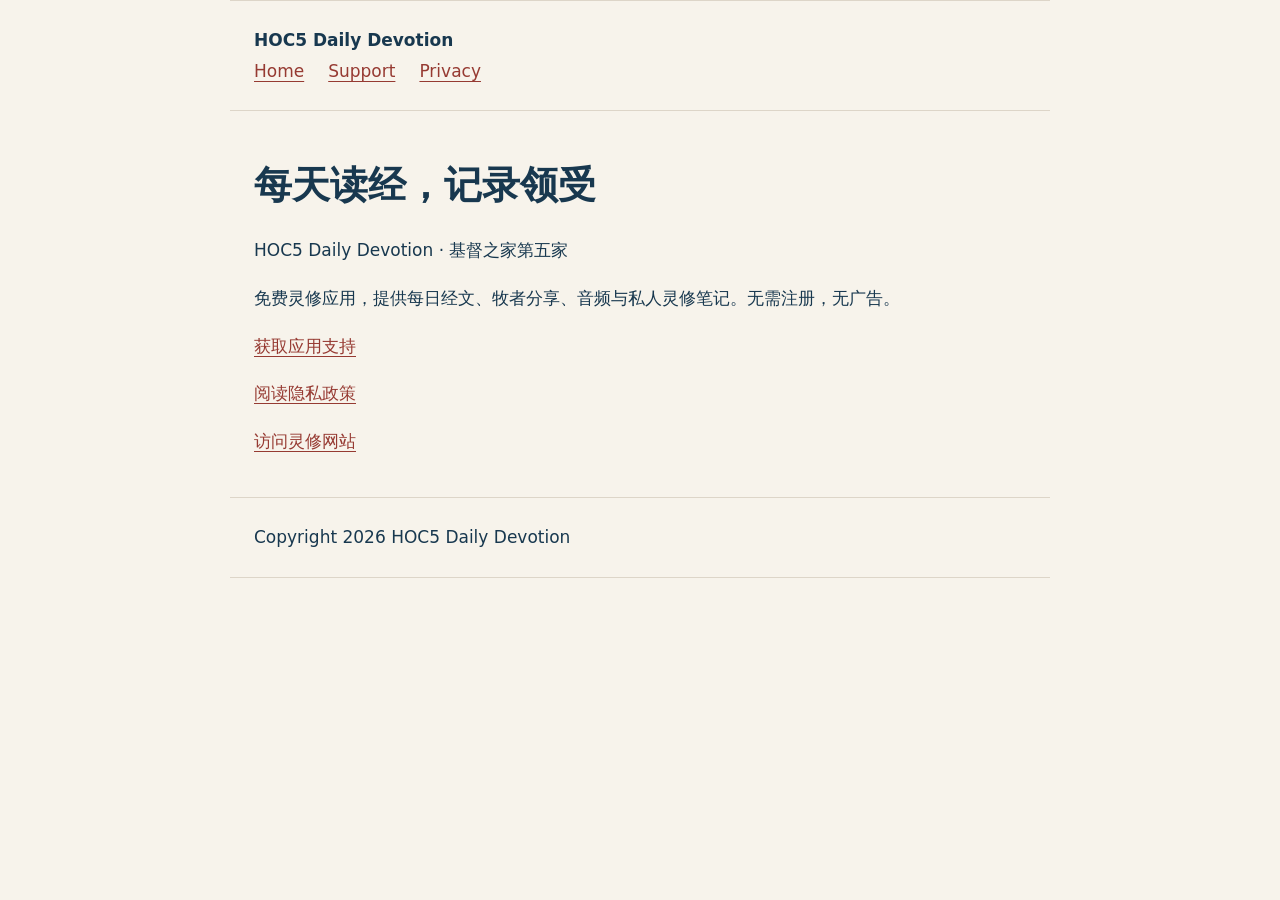
<file: index.html>
<!doctype html><html lang="zh-Hans"><head><meta charset="utf-8"><meta name="viewport" content="width=device-width, initial-scale=1"><title>Support and Privacy | HOC5 Daily Devotion</title><link rel="stylesheet" href="styles.css"></head><body><header><strong>HOC5 Daily Devotion</strong><nav><a href="index.html">Home</a><a href="support.html">Support</a><a href="privacy.html">Privacy</a></nav></header><main><h1>每天读经，记录领受</h1><p>HOC5 Daily Devotion · 基督之家第五家</p><p>免费灵修应用，提供每日经文、牧者分享、音频与私人灵修笔记。无需注册，无广告。</p><p><a href="support.html">获取应用支持</a></p><p><a href="privacy.html">阅读隐私政策</a></p><p><a href="https://hocdevotion.us/">访问灵修网站</a></p></main><footer>Copyright 2026 HOC5 Daily Devotion</footer></body></html>
</file>
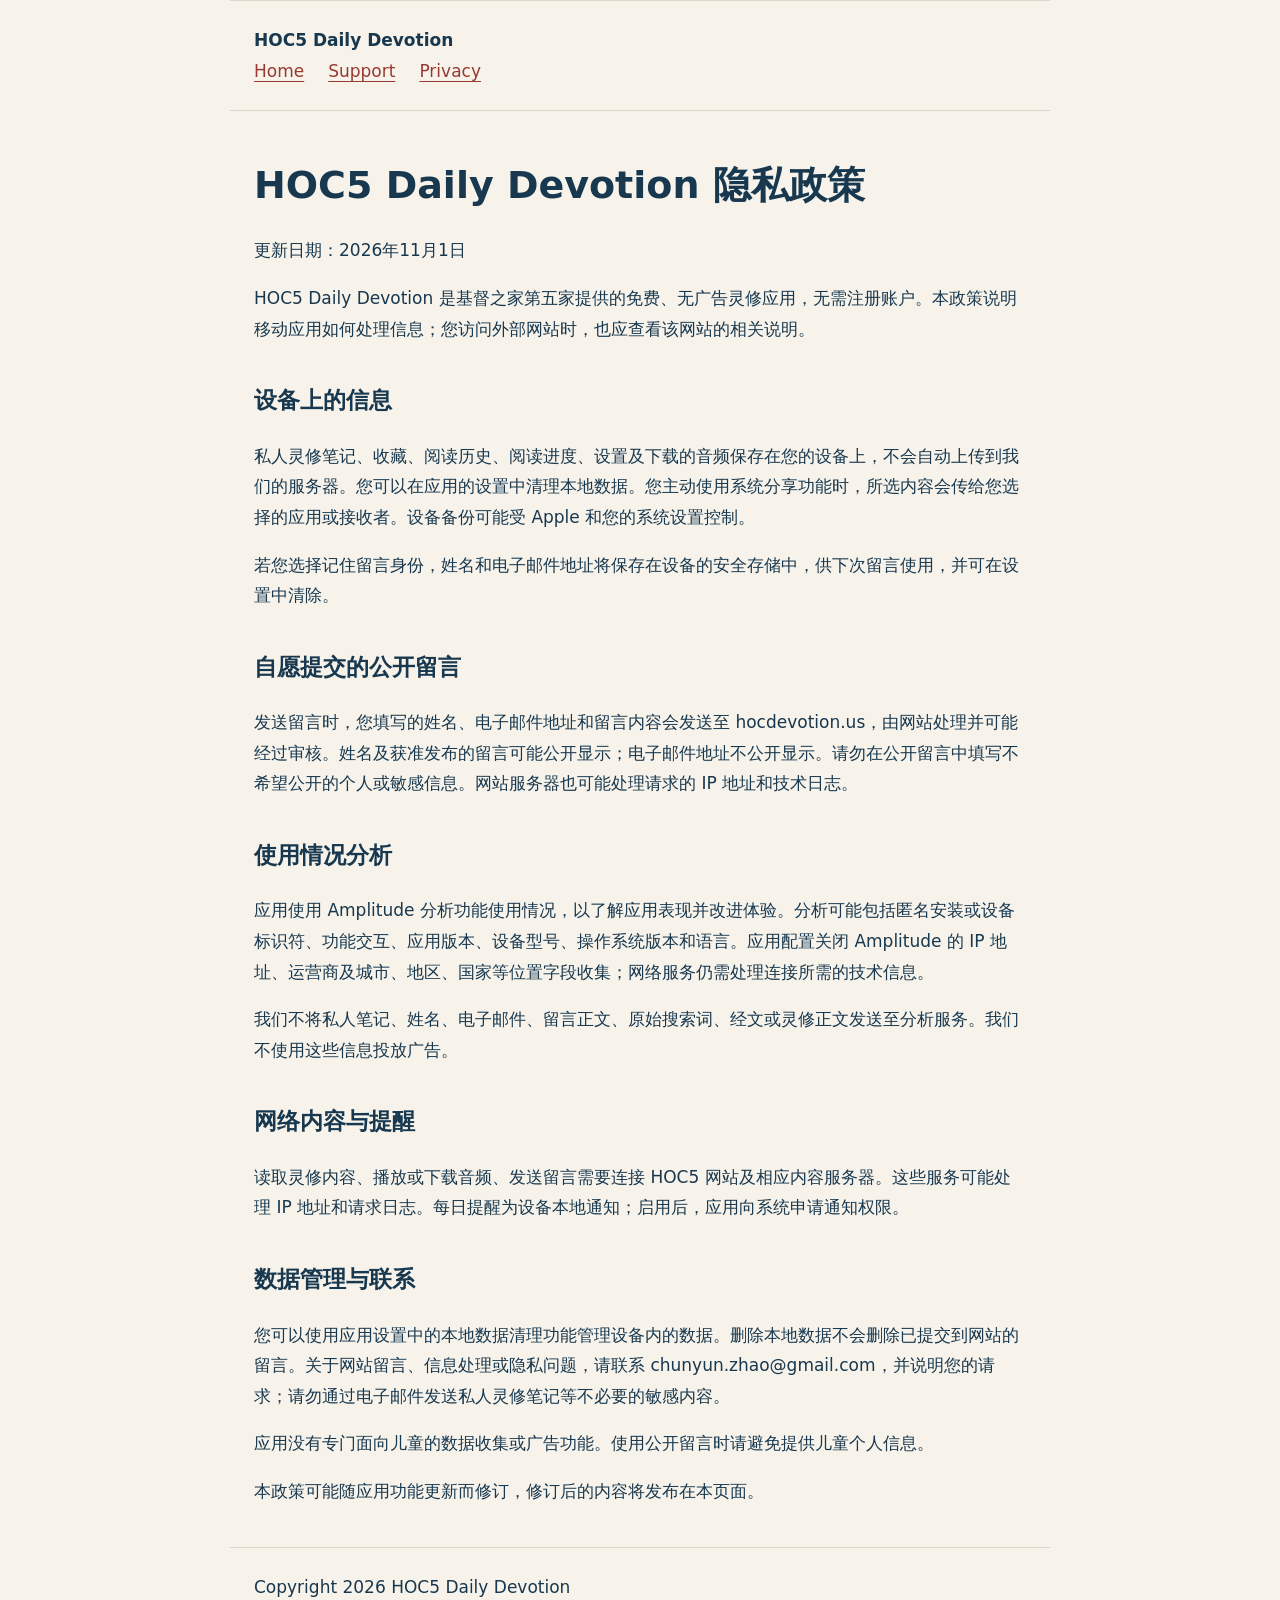
<file: privacy.html>
<!doctype html><html lang="zh-Hans"><head><meta charset="utf-8"><meta name="viewport" content="width=device-width, initial-scale=1"><title>Privacy Policy | HOC5 Daily Devotion</title><link rel="stylesheet" href="styles.css"></head><body><header><strong>HOC5 Daily Devotion</strong><nav><a href="index.html">Home</a><a href="support.html">Support</a><a href="privacy.html">Privacy</a></nav></header><main><h1>HOC5 Daily Devotion 隐私政策</h1><p>更新日期：2026年11月1日</p><p>HOC5 Daily Devotion 是基督之家第五家提供的免费、无广告灵修应用，无需注册账户。本政策说明移动应用如何处理信息；您访问外部网站时，也应查看该网站的相关说明。</p><h2>设备上的信息</h2><p>私人灵修笔记、收藏、阅读历史、阅读进度、设置及下载的音频保存在您的设备上，不会自动上传到我们的服务器。您可以在应用的设置中清理本地数据。您主动使用系统分享功能时，所选内容会传给您选择的应用或接收者。设备备份可能受 Apple 和您的系统设置控制。</p><p>若您选择记住留言身份，姓名和电子邮件地址将保存在设备的安全存储中，供下次留言使用，并可在设置中清除。</p><h2>自愿提交的公开留言</h2><p>发送留言时，您填写的姓名、电子邮件地址和留言内容会发送至 hocdevotion.us，由网站处理并可能经过审核。姓名及获准发布的留言可能公开显示；电子邮件地址不公开显示。请勿在公开留言中填写不希望公开的个人或敏感信息。网站服务器也可能处理请求的 IP 地址和技术日志。</p><h2>使用情况分析</h2><p>应用使用 Amplitude 分析功能使用情况，以了解应用表现并改进体验。分析可能包括匿名安装或设备标识符、功能交互、应用版本、设备型号、操作系统版本和语言。应用配置关闭 Amplitude 的 IP 地址、运营商及城市、地区、国家等位置字段收集；网络服务仍需处理连接所需的技术信息。</p><p>我们不将私人笔记、姓名、电子邮件、留言正文、原始搜索词、经文或灵修正文发送至分析服务。我们不使用这些信息投放广告。</p><h2>网络内容与提醒</h2><p>读取灵修内容、播放或下载音频、发送留言需要连接 HOC5 网站及相应内容服务器。这些服务可能处理 IP 地址和请求日志。每日提醒为设备本地通知；启用后，应用向系统申请通知权限。</p><h2>数据管理与联系</h2><p>您可以使用应用设置中的本地数据清理功能管理设备内的数据。删除本地数据不会删除已提交到网站的留言。关于网站留言、信息处理或隐私问题，请联系 chunyun.zhao@gmail.com，并说明您的请求；请勿通过电子邮件发送私人灵修笔记等不必要的敏感内容。</p><p>应用没有专门面向儿童的数据收集或广告功能。使用公开留言时请避免提供儿童个人信息。</p><p>本政策可能随应用功能更新而修订，修订后的内容将发布在本页面。</p></main><footer>Copyright 2026 HOC5 Daily Devotion</footer></body></html>
</file>
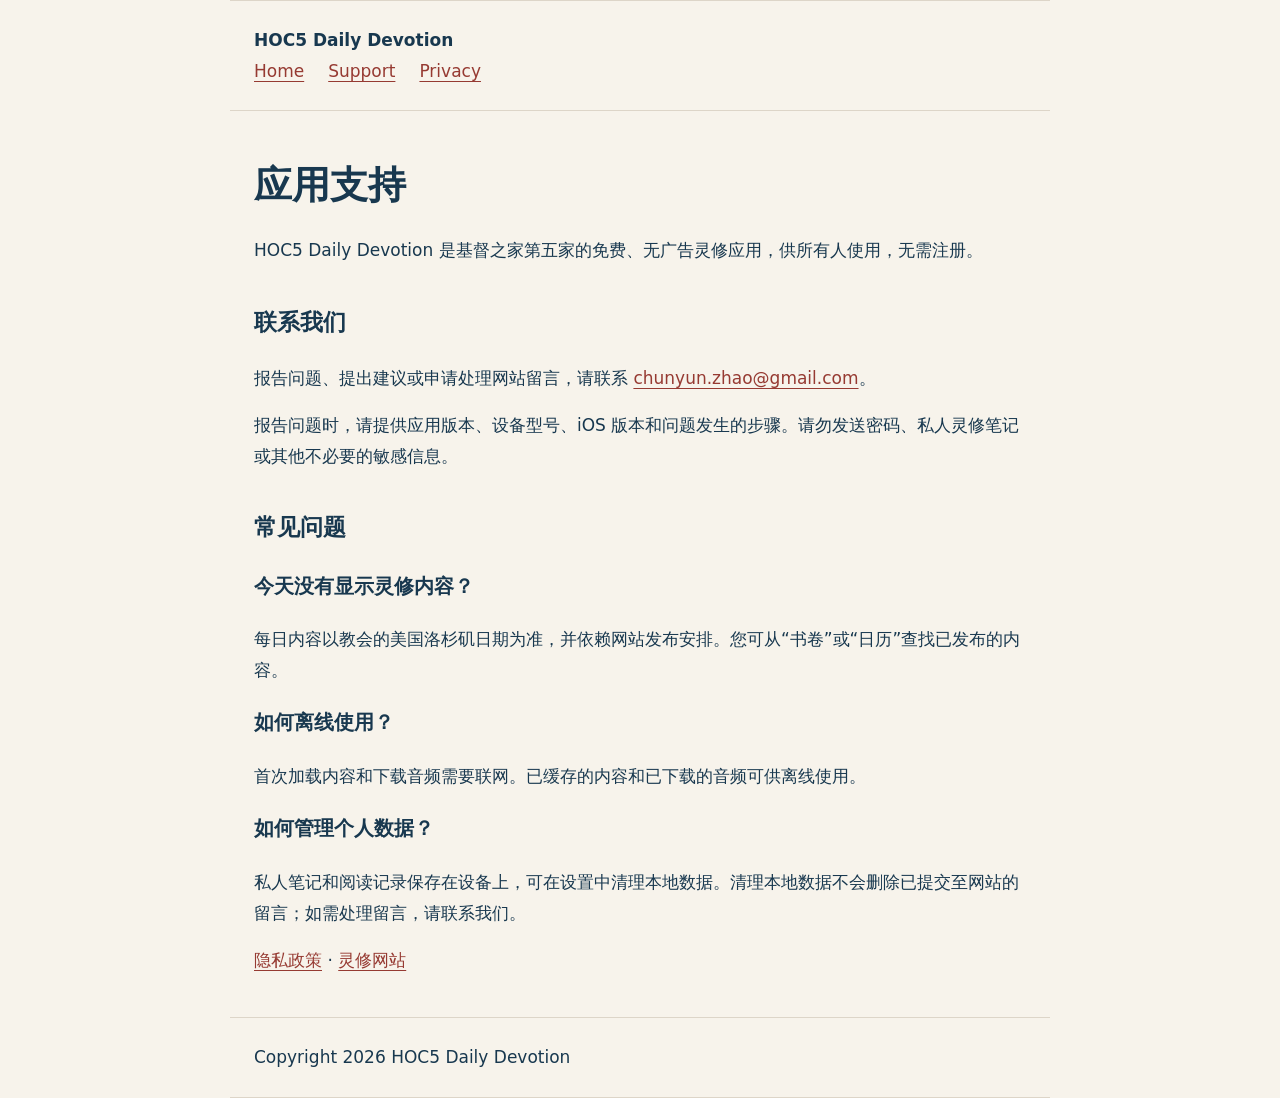
<file: support.html>
<!doctype html><html lang="zh-Hans"><head><meta charset="utf-8"><meta name="viewport" content="width=device-width, initial-scale=1"><title>Support | HOC5 Daily Devotion</title><link rel="stylesheet" href="styles.css"></head><body><header><strong>HOC5 Daily Devotion</strong><nav><a href="index.html">Home</a><a href="support.html">Support</a><a href="privacy.html">Privacy</a></nav></header><main><h1>应用支持</h1><p>HOC5 Daily Devotion 是基督之家第五家的免费、无广告灵修应用，供所有人使用，无需注册。</p><h2>联系我们</h2><p>报告问题、提出建议或申请处理网站留言，请联系 <a href="mailto:chunyun.zhao@gmail.com">chunyun.zhao@gmail.com</a>。</p><p>报告问题时，请提供应用版本、设备型号、iOS 版本和问题发生的步骤。请勿发送密码、私人灵修笔记或其他不必要的敏感信息。</p><h2>常见问题</h2><h3>今天没有显示灵修内容？</h3><p>每日内容以教会的美国洛杉矶日期为准，并依赖网站发布安排。您可从“书卷”或“日历”查找已发布的内容。</p><h3>如何离线使用？</h3><p>首次加载内容和下载音频需要联网。已缓存的内容和已下载的音频可供离线使用。</p><h3>如何管理个人数据？</h3><p>私人笔记和阅读记录保存在设备上，可在设置中清理本地数据。清理本地数据不会删除已提交至网站的留言；如需处理留言，请联系我们。</p><p><a href="privacy.html">隐私政策</a> · <a href="https://hocdevotion.us/">灵修网站</a></p></main><footer>Copyright 2026 HOC5 Daily Devotion</footer></body></html>
</file>
<file: styles.css>
*{box-sizing:border-box}body{margin:0;background:#f7f3eb;color:#18384f;font:17px/1.8 system-ui,sans-serif}header,main,footer{max-width:820px;margin:auto;padding:24px}header,footer{border-block:1px solid #ddd5c8}nav{display:flex;gap:24px;flex-wrap:wrap}a{color:#963a32;text-underline-offset:4px}h1{font-size:clamp(26px,5vw,38px);line-height:1.3}h2{font-size:23px;margin-top:36px}p{overflow-wrap:anywhere}a:focus-visible{outline:3px solid #963a32;outline-offset:4px}
</file>
